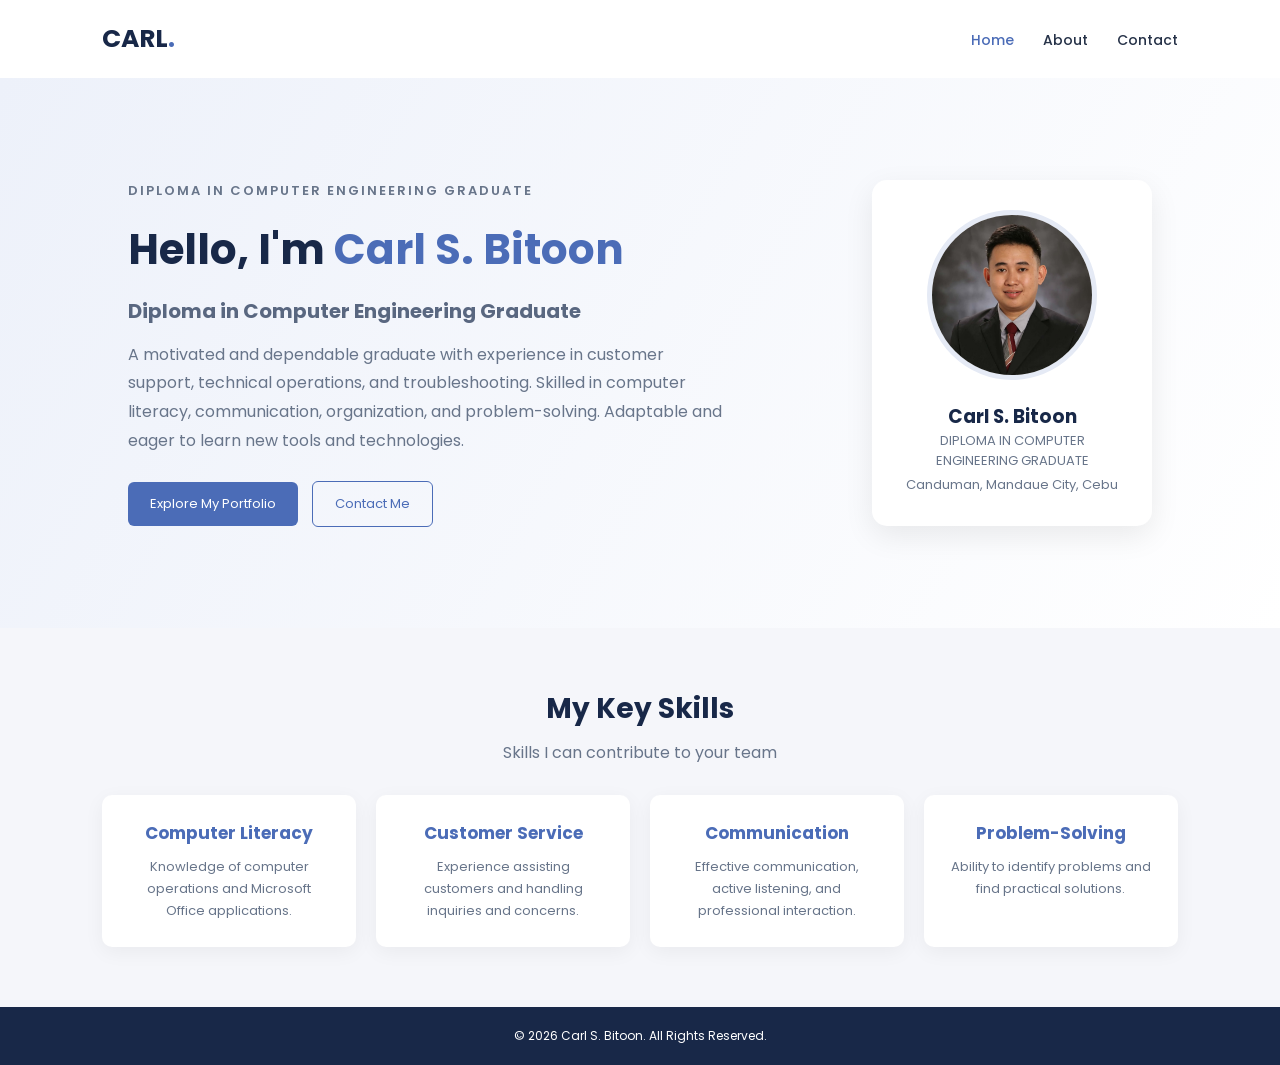
<file: index.html>
<!DOCTYPE html>
<html lang="en">
<head>
    <meta charset="UTF-8">
    <meta name="viewport" content="width=device-width, initial-scale=1.0">
    <title>Carl S. Bitoon | Portfolio</title>

    <link rel="stylesheet" href="style.css">

    <link href="https://fonts.googleapis.com/css2?family=Poppins:wght@300;400;500;600;700&display=swap" rel="stylesheet">
</head>
<body>

<header>
    <div class="logo">CARL<span>.</span></div>

    <nav>
        <a href="index.html" class="active">Home</a>
        <a href="about.html">About</a>
        <a href="contact.html">Contact</a>
    </nav>
</header>

<section class="hero">

    <div class="hero-text">

        <p class="subtitle">DIPLOMA IN COMPUTER ENGINEERING GRADUATE</p>

        <h1>Hello, I'm <span>Carl S. Bitoon</span></h1>

        <h2>Diploma in Computer Engineering Graduate</h2>

        <p>
            A motivated and dependable graduate with experience
            in customer support, technical operations, and
            troubleshooting. Skilled in computer literacy,
            communication, organization, and problem-solving.
            Adaptable and eager to learn new tools and technologies.
        </p>

        <div class="buttons">
            <a href="about.html" class="btn">Explore My Portfolio</a>

            <a href="contact.html" class="btn secondary">
                Contact Me
            </a>
        </div>

    </div>

    <div class="hero-image">

        <img src="images/profile.jpg.jfif" alt="Carl Bitoon">

        <h3>Carl S. Bitoon</h3>

        <p>DIPLOMA IN COMPUTER ENGINEERING GRADUATE</p>

        <small>Canduman, Mandaue City, Cebu</small>

    </div>

</section>

<section class="skills-section">

    <h2>My Key Skills</h2>

    <p>Skills I can contribute to your team</p>

    <div class="skills-container">

        <div class="skill-card">
            <h3>Computer Literacy</h3>
            <p>
                Knowledge of computer operations and
                Microsoft Office applications.
            </p>
        </div>

        <div class="skill-card">
            <h3>Customer Service</h3>
            <p>
                Experience assisting customers and
                handling inquiries and concerns.
            </p>
        </div>

        <div class="skill-card">
            <h3>Communication</h3>
            <p>
                Effective communication, active listening,
                and professional interaction.
            </p>
        </div>

        <div class="skill-card">
            <h3>Problem-Solving</h3>
            <p>
                Ability to identify problems and
                find practical solutions.
            </p>
        </div>

    </div>

</section>

<footer>
    <p>© <span id="year"></span> Carl S. Bitoon. All Rights Reserved.</p>
</footer>

<script src="script.js"></script>

</body>
</html>
</file>
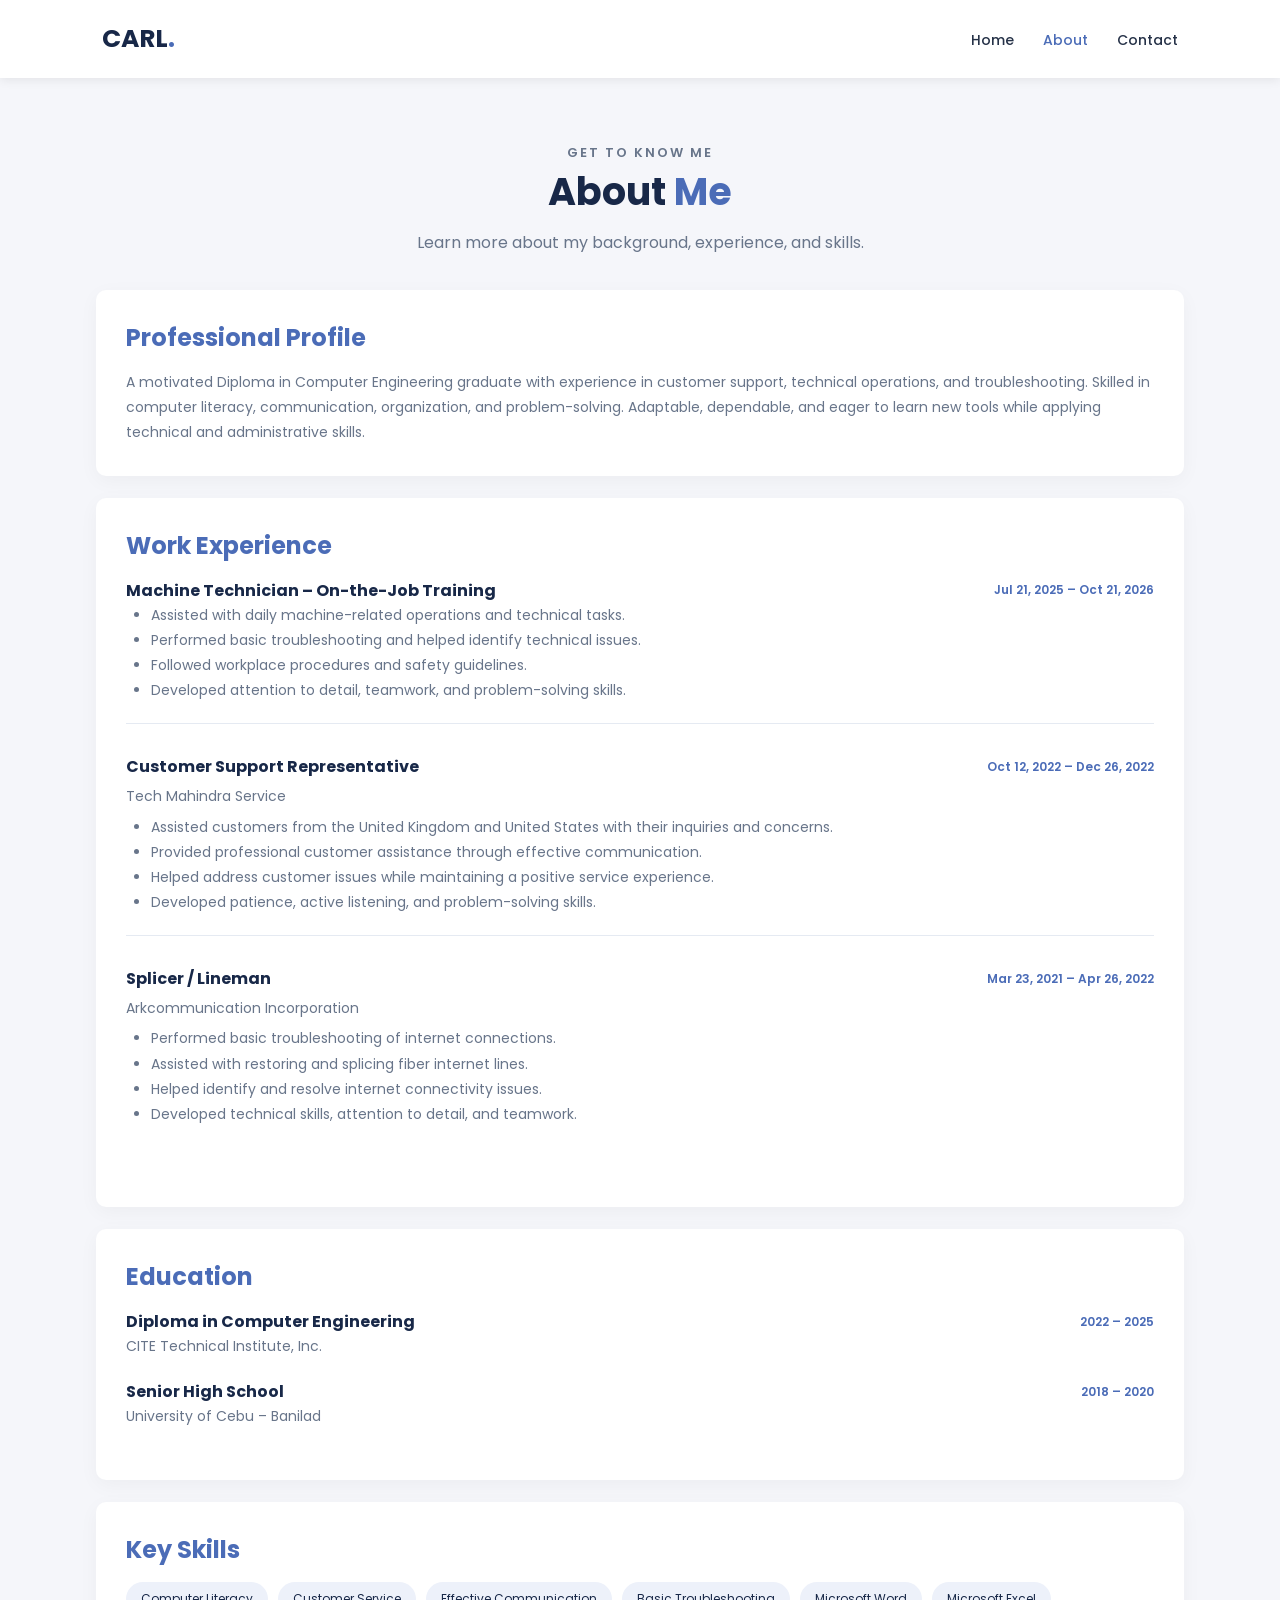
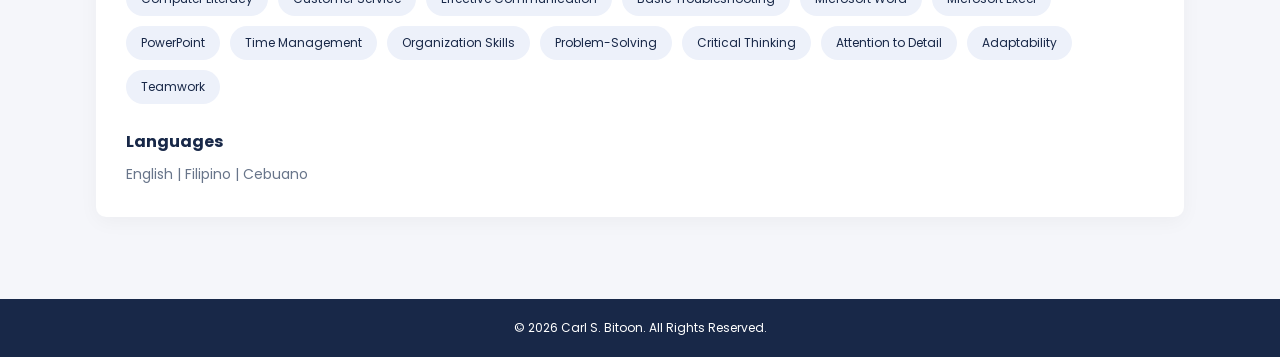
<file: about.html>
<!DOCTYPE html>
<html lang="en">
<head>
    <meta charset="UTF-8">
    <meta name="viewport" content="width=device-width, initial-scale=1.0">
    <title>About Me | Carl Bitoon</title>

    <link rel="stylesheet" href="style.css">

    <link href="https://fonts.googleapis.com/css2?family=Poppins:wght@300;400;500;600;700&display=swap" rel="stylesheet">
</head>
<body>

<header>
    <div class="logo">CARL<span>.</span></div>

    <nav>
        <a href="index.html">Home</a>
        <a href="about.html" class="active">About</a>
        <a href="contact.html">Contact</a>
    </nav>
</header>

<section class="page-title">

    <p class="subtitle">GET TO KNOW ME</p>

    <h1>About <span>Me</span></h1>

    <p>Learn more about my background, experience, and skills.</p>

</section>

<section class="content">

    <!-- PROFILE -->

    <div class="content-card">

        <h2>Professional Profile</h2>

        <p>
            A motivated Diploma in Computer Engineering graduate
            with experience in customer support, technical
            operations, and troubleshooting. Skilled in computer
            literacy, communication, organization, and
            problem-solving. Adaptable, dependable, and eager
            to learn new tools while applying technical and
            administrative skills.
        </p>

    </div>

    <!-- WORK EXPERIENCE -->

    <div class="content-card">

        <h2>Work Experience</h2>

        <div class="experience">

            <div class="experience-header">
                <h3>Machine Technician – On-the-Job Training</h3>
                <span>Jul 21, 2025 – Oct 21, 2026</span>
            </div>

            <ul>
                <li>Assisted with daily machine-related operations and technical tasks.</li>
                <li>Performed basic troubleshooting and helped identify technical issues.</li>
                <li>Followed workplace procedures and safety guidelines.</li>
                <li>Developed attention to detail, teamwork, and problem-solving skills.</li>
            </ul>

        </div>

        <div class="experience">

            <div class="experience-header">
                <h3>Customer Support Representative</h3>
                <span>Oct 12, 2022 – Dec 26, 2022</span>
            </div>

            <p class="company">Tech Mahindra Service</p>

            <ul>
                <li>Assisted customers from the United Kingdom and United States with their inquiries and concerns.</li>
                <li>Provided professional customer assistance through effective communication.</li>
                <li>Helped address customer issues while maintaining a positive service experience.</li>
                <li>Developed patience, active listening, and problem-solving skills.</li>
            </ul>

        </div>

        <div class="experience">

            <div class="experience-header">
                <h3>Splicer / Lineman</h3>
                <span>Mar 23, 2021 – Apr 26, 2022</span>
            </div>

            <p class="company">Arkcommunication Incorporation</p>

            <ul>
                <li>Performed basic troubleshooting of internet connections.</li>
                <li>Assisted with restoring and splicing fiber internet lines.</li>
                <li>Helped identify and resolve internet connectivity issues.</li>
                <li>Developed technical skills, attention to detail, and teamwork.</li>
            </ul>

        </div>

    </div>

    <!-- EDUCATION -->

    <div class="content-card">

        <h2>Education</h2>

        <div class="education">

            <div class="experience-header">
                <h3>Diploma in Computer Engineering</h3>
                <span>2022 – 2025</span>
            </div>

            <p>CITE Technical Institute, Inc.</p>

        </div>

        <div class="education">

            <div class="experience-header">
                <h3>Senior High School</h3>
                <span>2018 – 2020</span>
            </div>

            <p>University of Cebu – Banilad</p>

        </div>

    </div>

    <!-- KEY SKILLS -->

    <div class="content-card">

        <h2>Key Skills</h2>

        <div class="tags">

            <span>Computer Literacy</span>
            <span>Customer Service</span>
            <span>Effective Communication</span>
            <span>Basic Troubleshooting</span>
            <span>Microsoft Word</span>
            <span>Microsoft Excel</span>
            <span>PowerPoint</span>
            <span>Time Management</span>
            <span>Organization Skills</span>
            <span>Problem-Solving</span>
            <span>Critical Thinking</span>
            <span>Attention to Detail</span>
            <span>Adaptability</span>
            <span>Teamwork</span>

        </div>

        <h3 class="language-title">Languages</h3>

        <p>English | Filipino | Cebuano</p>

    </div>

</section>

<footer>
    <p>© <span id="year"></span> Carl S. Bitoon. All Rights Reserved.</p>
</footer>

<script src="script.js"></script>

</body>
</html>
</file>
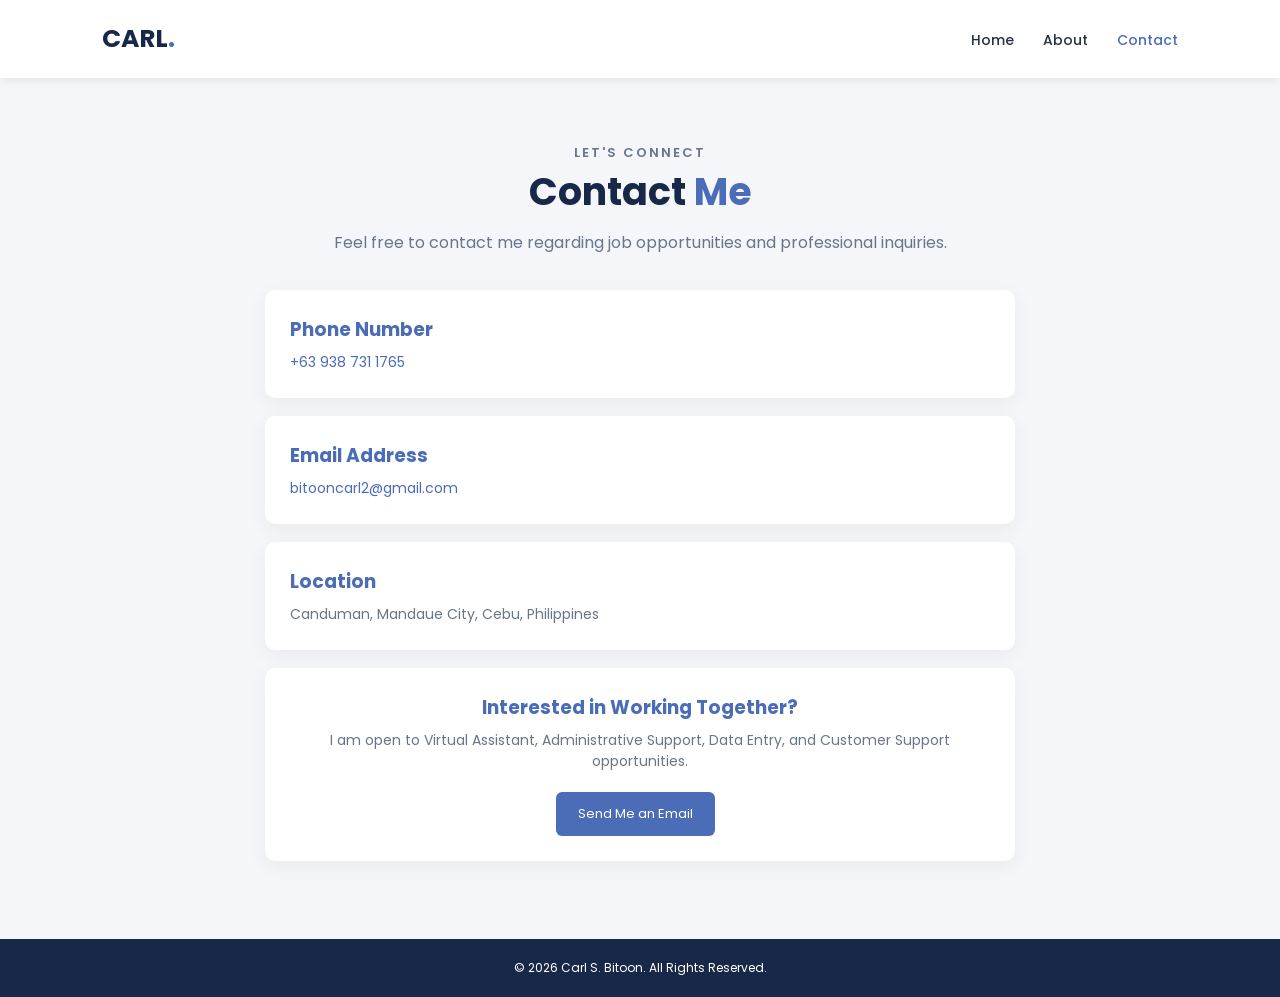
<file: contact.html>
<!DOCTYPE html>
<html lang="en">
<head>
    <meta charset="UTF-8">
    <meta name="viewport" content="width=device-width, initial-scale=1.0">
    <title>Contact | Carl Bitoon</title>

    <link rel="stylesheet" href="style.css">

    <link href="https://fonts.googleapis.com/css2?family=Poppins:wght@300;400;500;600;700&display=swap" rel="stylesheet">
</head>
<body>

<header>
    <div class="logo">CARL<span>.</span></div>

    <nav>
        <a href="index.html">Home</a>
        <a href="about.html">About</a>
        <a href="contact.html" class="active">Contact</a>
    </nav>
</header>

<section class="page-title">

    <p class="subtitle">LET'S CONNECT</p>

    <h1>Contact <span>Me</span></h1>

    <p>
        Feel free to contact me regarding job opportunities
        and professional inquiries.
    </p>

</section>

<section class="contact-container">

    <div class="contact-card">

        <h3>Phone Number</h3>

        <p>
            <a href="tel:+639387311765">
                +63 938 731 1765
            </a>
        </p>

    </div>

    <div class="contact-card">

        <h3>Email Address</h3>

        <p>
            <a href="mailto:bitooncarl2@gmail.com">
                bitooncarl2@gmail.com
            </a>
        </p>

    </div>

    <div class="contact-card">

        <h3>Location</h3>

        <p>Canduman, Mandaue City, Cebu, Philippines</p>

    </div>

    <div class="contact-card message-card">

        <h3>Interested in Working Together?</h3>

        <p>
            I am open to Virtual Assistant, Administrative Support,
            Data Entry, and Customer Support opportunities.
        </p>

        <a href="mailto:bitooncarl2@gmail.com" class="btn">
            Send Me an Email
        </a>

    </div>

</section>

<footer>
    <p>© <span id="year"></span> Carl S. Bitoon. All Rights Reserved.</p>
</footer>

<script src="script.js"></script>

</body>
</html>
</file>
<file: style.css>
* {
    margin: 0;
    padding: 0;
    box-sizing: border-box;
}

body {
    font-family: 'Poppins', sans-serif;
    background: #f5f6fa;
    color: #263248;
}

/* HEADER */

header {
    display: flex;
    justify-content: space-between;
    align-items: center;
    padding: 20px 8%;
    background: white;
    box-shadow: 0 2px 10px rgba(0,0,0,0.08);
}

.logo {
    font-size: 25px;
    font-weight: 700;
    color: #182848;
}

.logo span {
    color: #4b6cb7;
}

nav a {
    text-decoration: none;
    color: #263248;
    margin-left: 25px;
    font-size: 14px;
    font-weight: 500;
}

nav a:hover,
nav a.active {
    color: #4b6cb7;
}

/* HOME PAGE */

.hero {
    min-height: 550px;
    padding: 70px 10%;
    display: flex;
    align-items: center;
    justify-content: space-between;
    gap: 40px;
    background: linear-gradient(120deg, #edf1fa, white);
}

.hero-text {
    max-width: 600px;
}

.subtitle {
    color: #4b6cb7;
    font-weight: 600;
    letter-spacing: 2px;
    font-size: 13px;
}

.hero h1 {
    font-size: 42px;
    color: #182848;
    margin: 15px 0;
}

.hero h1 span,
.page-title span {
    color: #4b6cb7;
}

.hero h2 {
    color: #596780;
    font-size: 20px;
    margin-bottom: 15px;
}

.hero-text p {
    line-height: 1.8;
    color: #68758a;
}

.buttons {
    margin-top: 25px;
}

.btn {
    display: inline-block;
    background: #4b6cb7;
    color: white;
    padding: 12px 22px;
    border-radius: 6px;
    text-decoration: none;
    margin-right: 10px;
    font-size: 13px;
    transition: 0.3s;
}

.btn:hover {
    background: #182848;
    transform: translateY(-2px);
}

.btn.secondary {
    background: transparent;
    border: 1px solid #4b6cb7;
    color: #4b6cb7;
}

.hero-image {
    background: white;
    padding: 30px;
    text-align: center;
    border-radius: 15px;
    box-shadow: 0 10px 30px rgba(0,0,0,0.08);
    width: 280px;
    flex-shrink: 0;
}

.hero-image img {
    width: 170px;
    height: 170px;
    object-fit: cover;
    border-radius: 50%;
    border: 5px solid #e5eaf5;
}

.hero-image h3 {
    margin-top: 15px;
    color: #182848;
}

.hero-image p,
.hero-image small {
    color: #68758a;
    font-size: 13px;
}

/* SKILLS */

.skills-section {
    padding: 60px 8%;
    text-align: center;
}

.skills-section h2 {
    color: #182848;
    font-size: 28px;
}

.skills-section > p {
    color: #68758a;
    margin: 10px 0 30px;
}

.skills-container {
    display: grid;
    grid-template-columns: repeat(4, 1fr);
    gap: 20px;
}

.skill-card {
    padding: 25px;
    background: white;
    border-radius: 10px;
    box-shadow: 0 5px 20px rgba(0,0,0,0.05);
}

.skill-card h3 {
    color: #4b6cb7;
    margin-bottom: 10px;
    font-size: 17px;
}

.skill-card p {
    color: #68758a;
    font-size: 13px;
    line-height: 1.7;
}

/* ABOUT AND CONTACT */

.page-title {
    text-align: center;
    padding: 55px 15px 35px;
}

.page-title h1 {
    font-size: 38px;
    color: #182848;
}

.page-title p {
    color: #68758a;
    margin-top: 10px;
}

.content {
    width: 85%;
    max-width: 1100px;
    margin: auto;
    padding-bottom: 60px;
}

.content-card {
    background: white;
    padding: 30px;
    border-radius: 10px;
    margin-bottom: 22px;
    box-shadow: 0 5px 20px rgba(0,0,0,0.04);
}

.content-card h2 {
    color: #4b6cb7;
    margin-bottom: 15px;
}

.content-card h3 {
    color: #182848;
    font-size: 16px;
}

.content-card p,
.content-card li {
    color: #68758a;
    font-size: 14px;
    line-height: 1.8;
}

/* WORK EXPERIENCE */

.experience {
    margin-bottom: 30px;
    padding-bottom: 20px;
    border-bottom: 1px solid #e5eaf2;
}

.experience:last-child {
    border-bottom: none;
}

.experience-header {
    display: flex;
    justify-content: space-between;
    align-items: center;
    gap: 15px;
    flex-wrap: wrap;
}

.experience-header span {
    color: #4b6cb7;
    font-size: 12px;
    font-weight: 600;
}

.company {
    margin: 5px 0;
}

.content-card ul {
    padding-left: 25px;
}

/* EDUCATION */

.education {
    margin-bottom: 20px;
}

/* KEY SKILLS */

.tags {
    display: flex;
    flex-wrap: wrap;
    gap: 10px;
    margin-bottom: 25px;
}

.tags span {
    background: #edf1fa;
    color: #182848;
    padding: 8px 15px;
    border-radius: 20px;
    font-size: 12px;
}

.language-title {
    color: #182848;
    margin-bottom: 8px;
}

/* CONTACT */

.contact-container {
    width: 85%;
    max-width: 750px;
    margin: auto;
    padding-bottom: 60px;
}

.contact-card {
    background: white;
    padding: 25px;
    border-radius: 10px;
    margin-bottom: 18px;
    box-shadow: 0 5px 20px rgba(0,0,0,0.05);
}

.contact-card h3 {
    color: #4b6cb7;
    margin-bottom: 8px;
}

.contact-card p {
    color: #68758a;
    font-size: 14px;
}

.contact-card a:not(.btn) {
    color: #4b6cb7;
    text-decoration: none;
}

.message-card {
    text-align: center;
}

.message-card .btn {
    margin-top: 20px;
}

/* FOOTER */

footer {
    text-align: center;
    background: #182848;
    color: white;
    padding: 20px;
    font-size: 12px;
}

/* MOBILE RESPONSIVE */

@media (max-width: 800px) {

    .hero {
        flex-direction: column;
        text-align: center;
    }

    .skills-container {
        grid-template-columns: repeat(2, 1fr);
    }

    header {
        padding: 20px 5%;
    }

}

@media (max-width: 550px) {

    header {
        flex-direction: column;
        gap: 15px;
    }

    nav a {
        margin: 0 8px;
        font-size: 12px;
    }

    .hero h1 {
        font-size: 30px;
    }

    .hero-image {
        width: 100%;
    }

    .skills-container {
        grid-template-columns: 1fr;
    }

    .content {
        width: 92%;
    }

    .experience-header {
        align-items: flex-start;
        flex-direction: column;
    }

}
</file>
